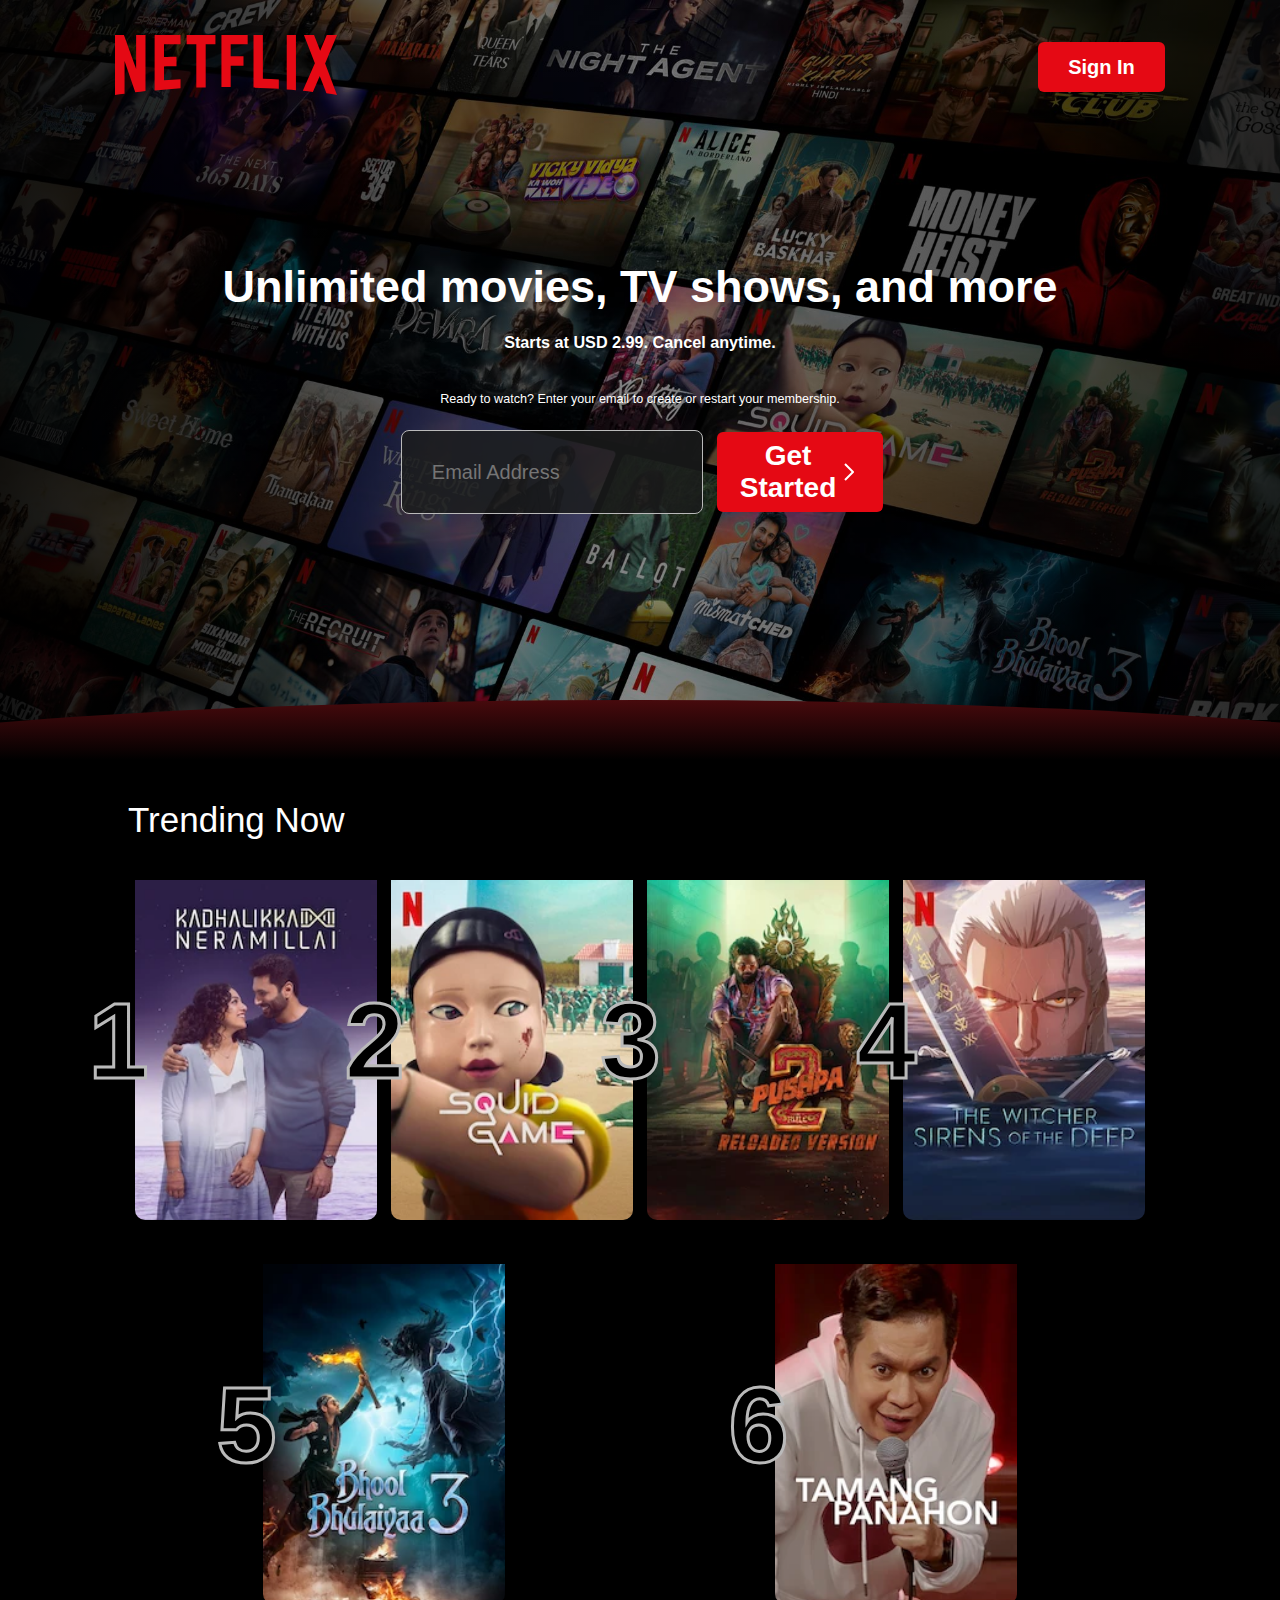
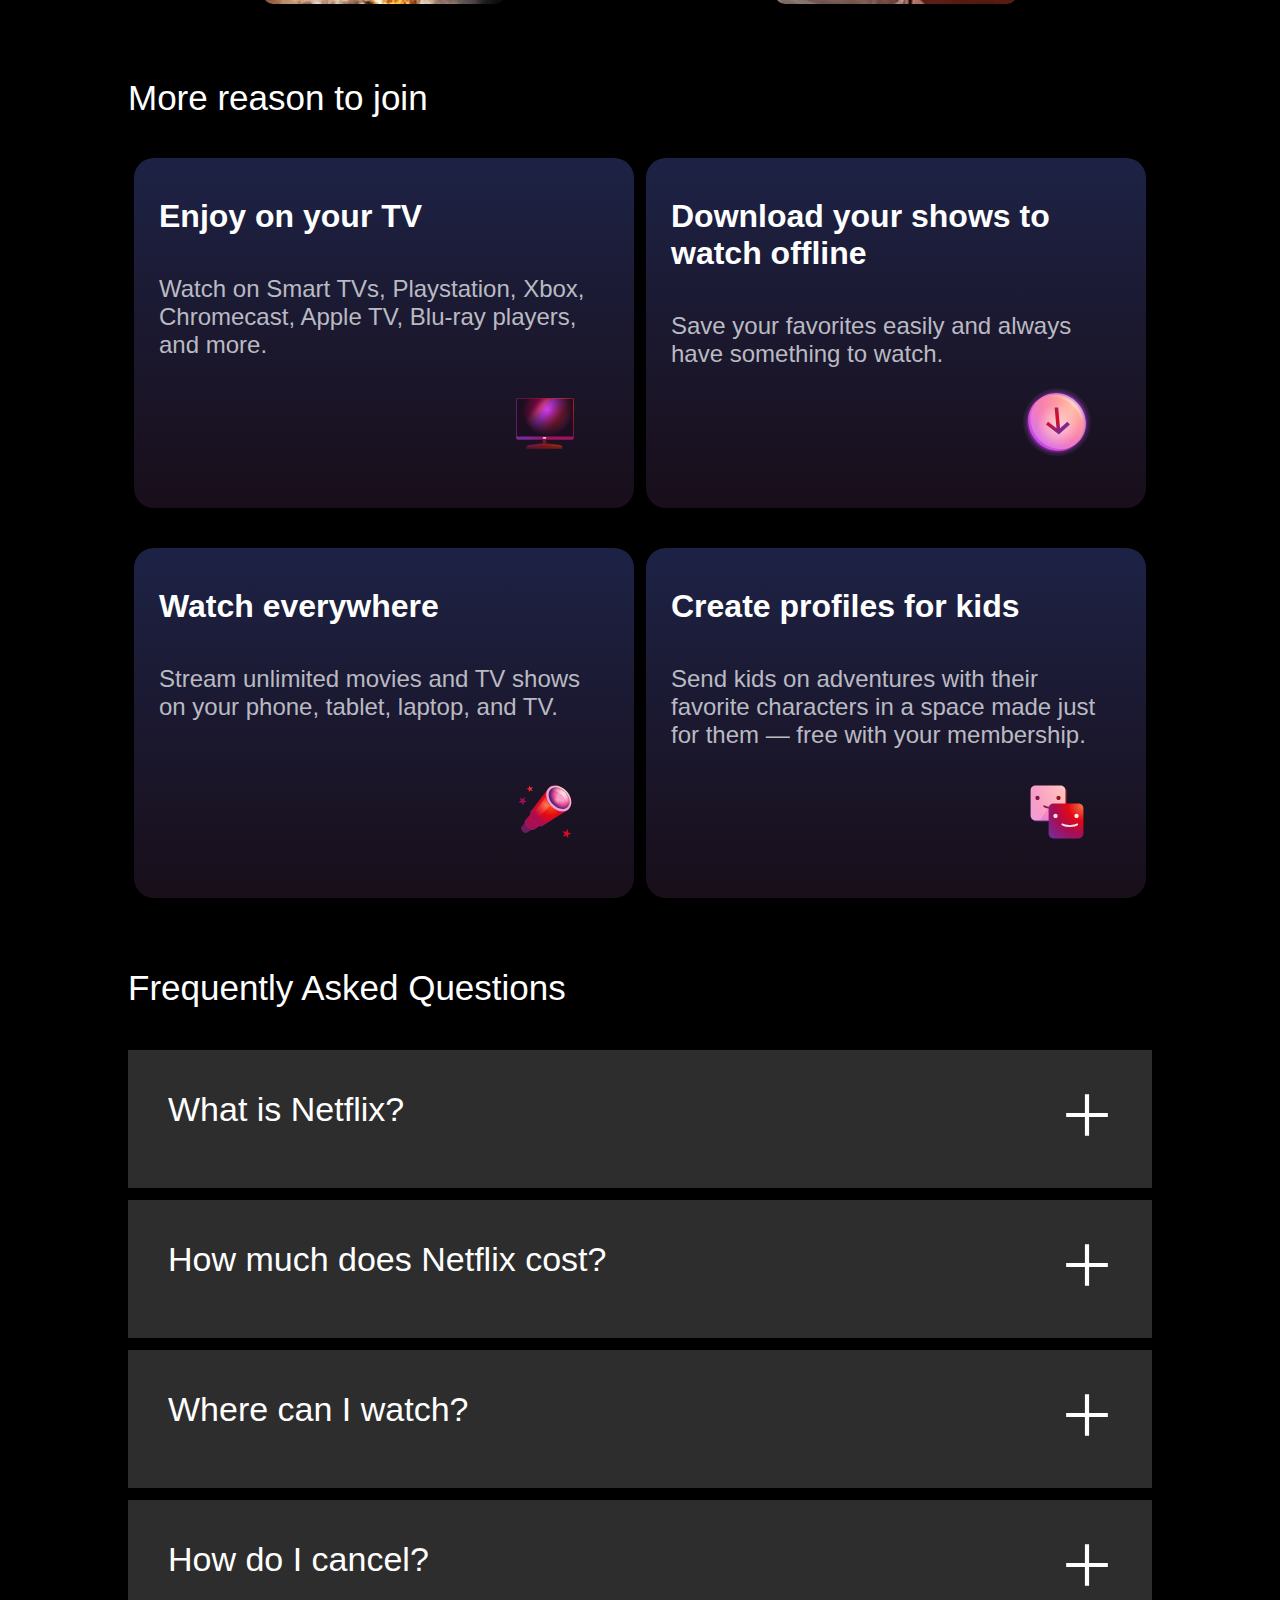
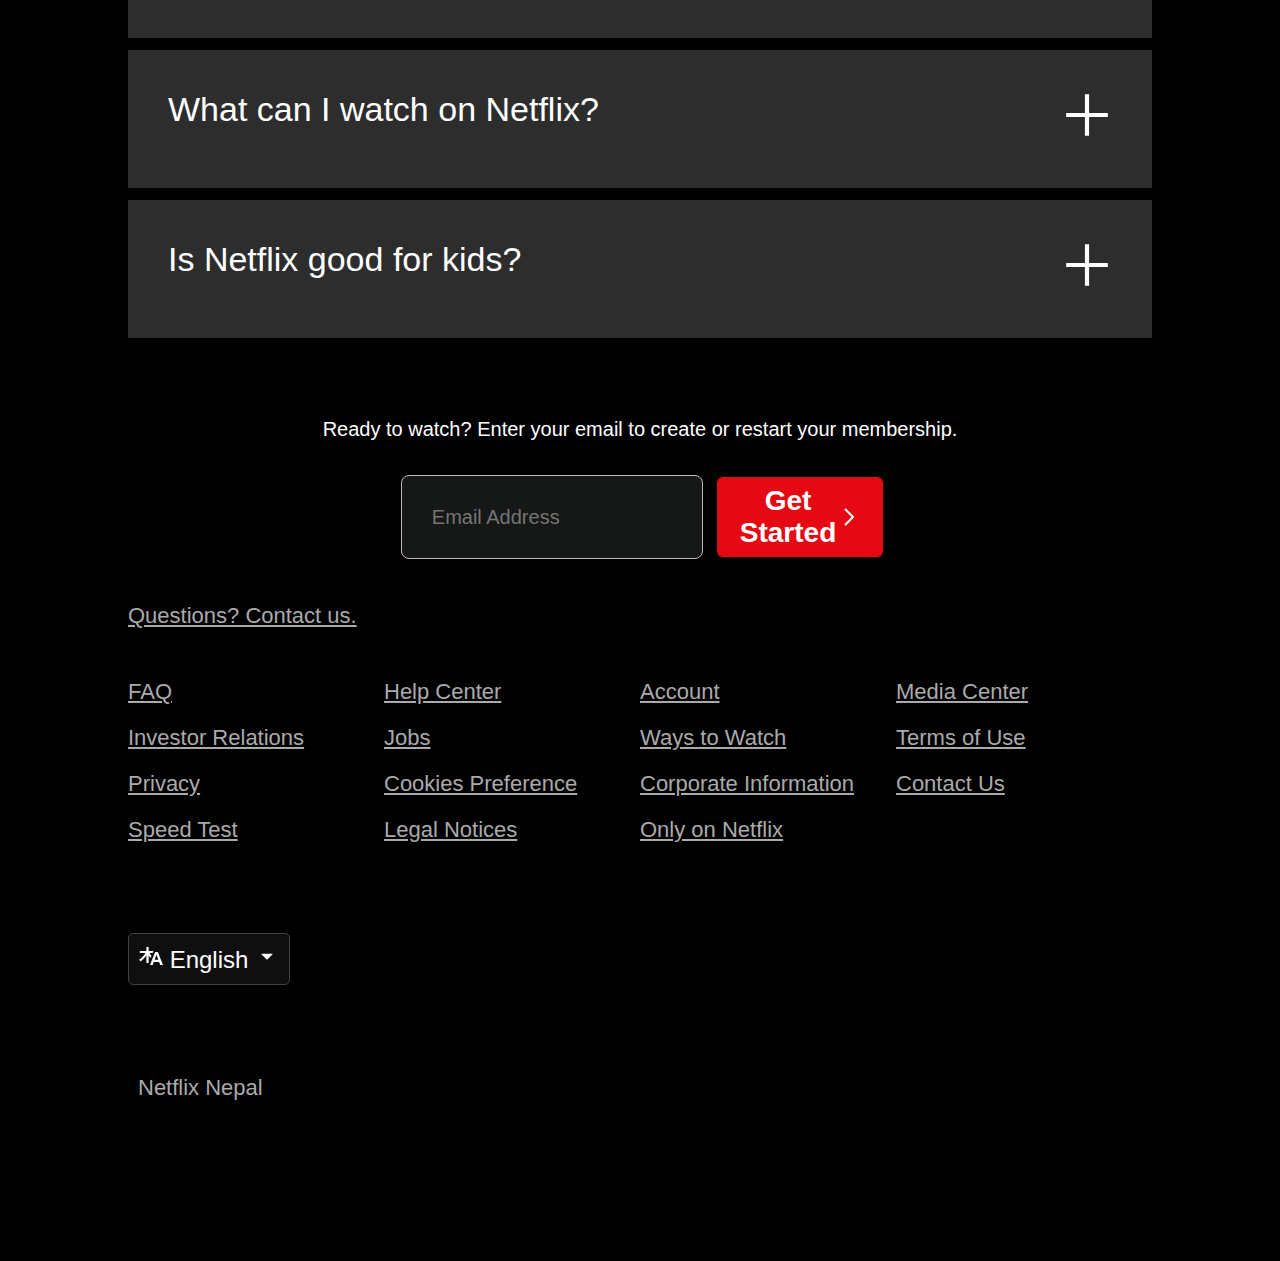
<file: Netflix/index.html>
<!DOCTYPE html>
<html lang="en">
  <head>
    <meta charset="UTF-8" />
    <meta name="viewport" content="width=device-width, initial-scale=1.0" />
    <link rel="stylesheet" href="style.css" />
    <title>NetFlix</title>
  </head>
  <body>
    <div class="main-page">
      <nav>
        <ul class="flex nav-bar">
          <li>
            <span
              ><img
                class="logo"
                height="60"
                src="Assets/SVG/svgexport-2.svg"
                alt=""
            /></span>
          </li>
          <li>
            <span>
              <button class="button">Sign In</button>
            </span>
          </li>
        </ul>
      </nav>

      <div class="flex center-content">
        <div>
          <p>Unlimited movies, TV shows, and more</p>
        </div>
        <div>
          <p>Starts at USD 2.99. Cancel anytime.</p>
        </div>
        <div>
          Ready to watch? Enter your email to create or restart your membership.
        </div>
        <div class="flex email-box">
          <input
            class="email-address"
            type="text"
            placeholder="Email Address"
          />
          <button class="flex button">
            Get Started
            <img src="Assets/SVG/svgexport-3.svg" alt="Right Arrow" />
          </button>
        </div>
      </div>
    </div>

    <div>
      <div class="curved-section">
    </div>
    <div class="sub-heading">
        <header>
          <p>Trending Now</p>
        </header>

      <ul class="flex movie-list">
        <li>
          <div class="card">
            <p>1</p>
            <img src="Assets/poster1.webp" alt="poster-1" />
          </div>
        </li>
        <li>
          <div class="card">
            <p>2</p>
            <img src="Assets/poster6.webp" alt="poster-6" />
          </div>
        </li>
        <li>
          <div class="card">
            <p>3</p>
            <img src="Assets/poster10.webp" alt="poster-1" />
          </div>
        </li>
        <li>
          <div class="card">
            <p>4</p>
            <img src="Assets/poster5.webp" alt="poster-1" />
          </div>
        </li>
        <li>
          <div class="card">
            <p>5</p>
            <img src="Assets/poster4.webp" alt="poster-1" />
          </div>
        </li>
        <li>
          <div class="card">
            <p>6</p>
            <img src="Assets/poster8.webp" alt="poster-1" />
          </div>
        </li>
      </ul>

    </div>
    <div class="sub-heading">
        <header>
          <p>More reason to join</p>
        </header>

        <ul class="flex join-list">
          <li>
            <div class="square">
              <h1>Enjoy on your TV</h1>
              <p>Watch on Smart TVs, Playstation, Xbox, Chromecast, Apple TV, Blu-ray players, and more.</p>
              <img src="Assets/SVG/svgexport-5.svg" alt="monitor">
            </div>
          </li>
          <li>
            <div class="square">
              <h1>Download your shows to watch offline</h1>
              <p>Save your favorites easily and always have something to watch.</p>
              <img src="Assets/SVG/svgexport-6.svg" alt="">
            </div>
          </li>
          <li>
            <div class="square">
              <h1>Watch everywhere</h1>
              <p>Stream unlimited movies and TV shows on your phone, tablet, laptop, and TV.</p>
              <img src="Assets/SVG/svgexport-7.svg" alt="">
            </div>
          </li>
          <li>
            <div class="square">
              <h1>Create profiles for kids</h1>
              <p>Send kids on adventures with their favorite characters in a space made just for them — free with your membership.</p>
              <img src="Assets/SVG/svgexport-8.svg" alt="">
            </div>
          </li>
        </ul>
        </div>

        <div>
          <div class="sub-heading">
        <header>
          <p>Frequently Asked Questions</p>
        </header>
        <ul class="question-list">
          <li>
            <span>What is Netflix?</span>
            <span><img height="50" src="Assets/SVG/svgexport-10.svg" alt=""></span>
          </li>
          <div  class="flex hidden-content hidden">
              <p>Netflix is a streaming service that offers a wide variety of award-winning TV shows, movies, anime, documentaries, and more on thousands of internet-connected devices.
              </p>
              <p>
                You can watch as much as you want, whenever you want without a single commercial – all for one low monthly price. There's always something new to discover and new TV shows and movies are added every week!
              </p>
            </div>
          <li>
            <span>How much does Netflix cost?</span>
            <span><img height="50" src="Assets/SVG/svgexport-10.svg" alt=""></span>
          </li>
           <div  class="flex hidden-content hidden">
              <p>Watch Netflix on your smartphone, tablet, Smart TV, laptop, or streaming device, all for one fixed monthly fee. Plans range from USD 2.99 to USD 9.99 a month. No extra costs, no contracts.
              </p>
              
            </div>
          <li>
            <span>Where can I watch?</span>
            <span><img height="50" src="Assets/SVG/svgexport-10.svg" alt=""></span>
          </li>
           <div  class="flex hidden-content hidden">
              <p>Watch anywhere, anytime. Sign in with your Netflix account to watch instantly on the web at netflix.com from your personal computer or on any internet-connected device that offers the Netflix app, including smart TVs, smartphones, tablets, streaming media players and game consoles.
              </p>
              <p>
                You can also download your favorite shows with the iOS or Android app. Use downloads to watch while you're on the go and without an internet connection. Take Netflix with you anywhere.
              </p>
            </div>
          <li>
            <span>How do I cancel?</span>
            <span><img height="50" src="Assets/SVG/svgexport-10.svg" alt=""></span>
          </li>
           <div  class="flex hidden-content hidden">
              <p>Netflix is flexible. There are no pesky contracts and no commitments. You can easily cancel your account online in two clicks. There are no cancellation fees – start or stop your account anytime.
              </p>
            </div>
          <li>
            <span>What can I watch on Netflix?</span>
            <span><img height="50" src="Assets/SVG/svgexport-10.svg" alt=""></span>
          </li>
           <div  class="flex hidden-content hidden">
              <p>
                Netflix has an extensive library of feature films, documentaries, TV shows, anime, award-winning Netflix originals, and more. Watch as much as you want, anytime you want.
              </p>
            </div>
          <li>
            <span>Is Netflix good for kids?</span>
            <span><img height="50" src="Assets/SVG/svgexport-10.svg" alt=""></span>
          </li>
           <div  class="flex hidden-content hidden">
              <p>The Netflix Kids experience is included in your membership to give parents control while kids enjoy family-friendly TV shows and movies in their own space.
              </p>
              <p>
                Kids profiles come with PIN-protected parental controls that let you restrict the maturity rating of content kids can watch and block specific titles you don’t want kids to see.
              </p>
            </div>
        </ul>
        </div>
        </div>

        <div>
          <div class="ending-section">
            <span>Ready to watch? Enter your email to create or restart your membership.</span>
          <div class="flex email-box ">
          <input
            class="email-address"
            type="text"
            placeholder="Email Address"
          />
          <button class="flex button">
            Get Started
            <img src="Assets/SVG/svgexport-3.svg" alt="Right Arrow" />
          </button>
        </div>
          </div>
        
        </div>

        <div>
          <div class="contact-us">
            <p>
              <a href="http://help.netflix.com/en/contactus">Questions? Contact us.</a></p>
          </div>
          <ul id="contact" class="flex contact-us-list">
            <li>
              <a href="https://help.netflix.com/en/node/412">FAQ</a>
            </li>
            <li>
              <a href="https://help.netflix.com/en">Help Center</a>
            </li>
            <li>
              <a href="https://www.netflix.com/login?nextpage=https%3A%2F%2Fwww.netflix.com%2Fyouraccount">Account</a>
            </li>
            <li>
              <a href="https://media.netflix.com/en/">Media Center</a>
            </li>
            <li>
              <a href="https://ir.netflix.net/ir-overview/profile/default.aspx">Investor Relations</a>
            </li>
            <li>
              <a href="https://jobs.netflix.com/">Jobs</a>
            </li>
            <li>
              <a href="https://help.netflix.com/en/node/14361">Ways to Watch</a>
            </li>
            <li>
              <a href="https://help.netflix.com/legal/termsofuse">Terms of Use</a>
            </li>
            <li>
              <a href="https://help.netflix.com/legal/privacy">Privacy</a>
            </li>
            <li>
              <a href="#contact">Cookies Preference</a>
            </li>
            <li>
              <a href="https://help.netflix.com/en/node/134094">Corporate Information </a>
            </li>
            <li>
              <a href="https://help.netflix.com/en/contactus">Contact Us</a>
            </li>
            <li>
              <a href="https://fast.com/">Speed Test</a>
            </li>
            <li>
              <a href="https://help.netflix.com/legal/notices">Legal Notices</a>
            </li>
           <li>
              <a href="https://www.netflix.com/np/browse/genre/839338">Only on Netflix</a>
            </li> 
          </ul>
        </div>

        <div class="footer">
          <button class="lang-button">
            <img width="24" src="Assets/SVG/svgexport-11.svg" alt="">
            English 
            <img width="24" src="Assets/SVG/svgexport-12.svg" alt="">
          </button>

          <p>Netflix Nepal</p>
        </div>

        <script src="script.js"></script>
  </body>
</html>
</file>
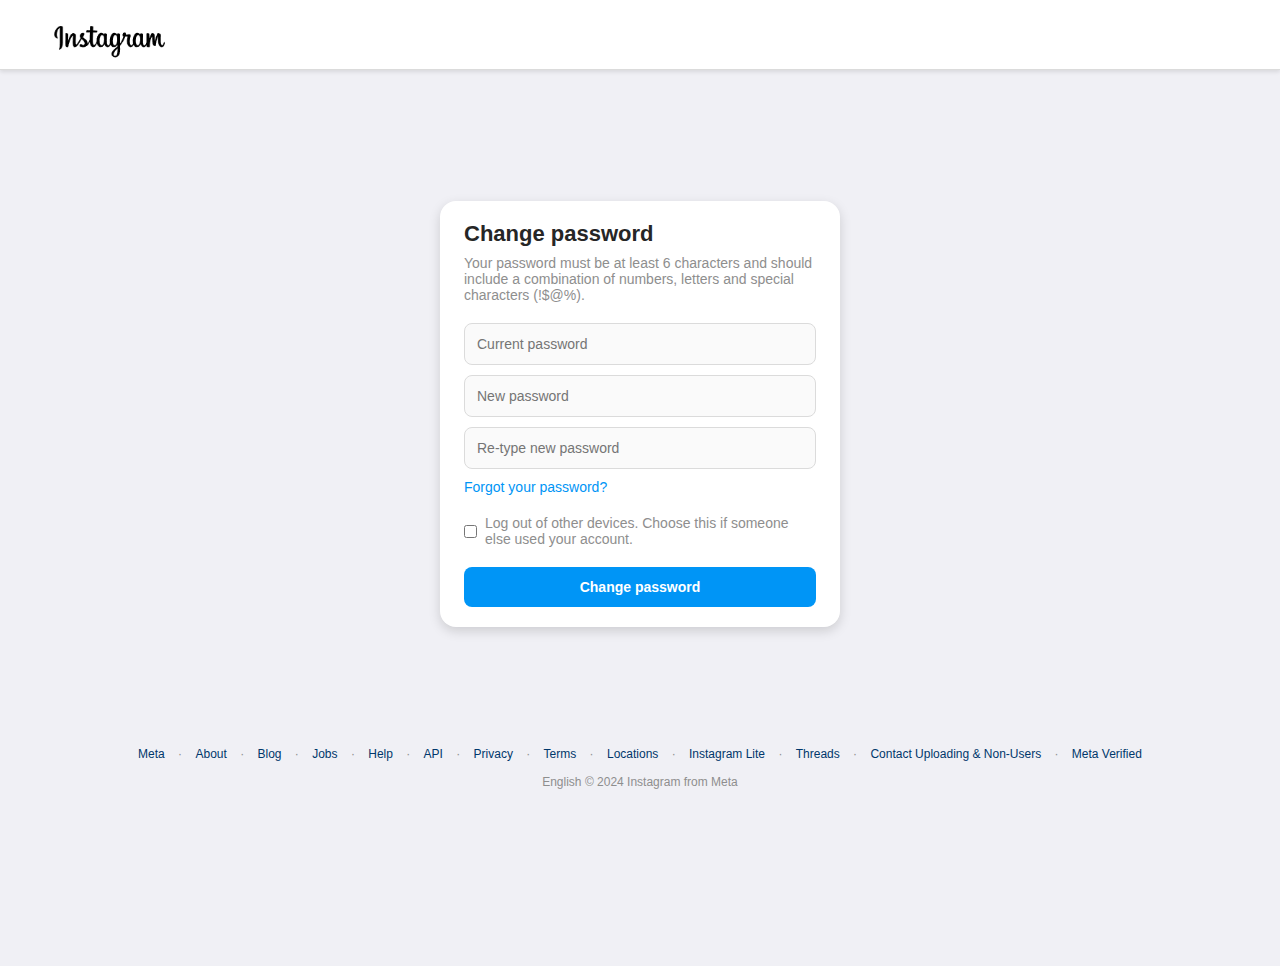
<file: password-reset.html>
<!DOCTYPE html>
<html lang="en">
  <head>
    <meta charset="UTF-8" />
    <meta name="viewport" content="width=device-width, initial-scale=1.0" />
    <title>Change Password - Instagram</title>
    <style>
      /* Basic styling for the page */
      * {
        margin: 0;
        padding: 0;
        box-sizing: border-box;
        font-family: -apple-system, BlinkMacSystemFont, "Segoe UI", Roboto,
          Helvetica, Arial, sans-serif;
      }

      body {
        display: flex;
        justify-content: center;
        align-items: center;
        flex-direction: column;
        min-height: 100vh;
        background-color: #f0f0f5;
        color: #262626;
      }

      /* Header styling */
      .header {
        width: 100%;
        padding: 10px 20px;
        border-bottom: 1px solid #dbdbdb;
        background-color: white;
        display: flex;
        align-items: center;
        position: fixed;
        top: 0;
        left: 0;
        height: 70px;
        box-shadow: 0 2px 4px rgba(0, 0, 0, 0.1);
        z-index: 10;
      }

      /* Instagram logo image styling */
      .header .logo img {
        height: 325px; /* Increased height to make the logo larger */
        padding-bottom: 20%;
        /* margin-left: 10px; */
      }

      /* Container styling */
      .container {
        width: 100%;
        max-width: 400px;
        background-color: white;
        border-radius: 16px;
        padding: 20px 24px;
        box-shadow: 0 4px 12px rgba(0, 0, 0, 0.15);
        margin-top: 90px; /* Space for the header */
      }

      /* Header in the container */
      .container h2 {
        font-size: 22px;
        font-weight: bold;
        margin-bottom: 8px;
        text-align: left;
      }

      .container p {
        font-size: 14px;
        color: #8e8e8e;
        margin-bottom: 20px;
        text-align: left;
      }

      /* Input fields */
      input[type="password"] {
        width: 100%;
        padding: 12px;
        margin-bottom: 10px;
        border: 1px solid #dbdbdb;
        border-radius: 8px;
        background-color: #fafafa;
        font-size: 14px;
        color: #262626;
      }

      /* Checkbox */
      .checkbox-container {
        display: flex;
        align-items: center;
        margin-bottom: 20px;
      }

      .checkbox-container input[type="checkbox"] {
        accent-color: #0095f6;
        margin-right: 8px;
      }

      .checkbox-container label {
        font-size: 14px;
        color: #8e8e8e;
      }

      /* Forgot password link */
      .forgot-password {
        font-size: 14px;
        color: #0095f6;
        text-align: left;
        display: block;
        margin-bottom: 20px;
        text-decoration: none;
      }

      /* Change Password button */
      button {
        width: 100%;
        padding: 12px;
        background-color: #0095f6;
        color: white;
        border: none;
        border-radius: 8px;
        font-size: 14px;
        font-weight: bold;
        cursor: pointer;
        transition: background-color 0.2s;
      }

      button:hover {
        background-color: #007acc;
      }

      button:disabled {
        background-color: #b3dffc;
        cursor: not-allowed;
      }

      /* Footer */
      .footer {
        text-align: center;
        margin-top: 120px;
        font-size: 12px;
        color: #8e8e8e;
      }

      .footer a {
        margin: 0 10px;
        padding-bottom: 20%;
        color: #00376b;
        text-decoration: none;
      }
    </style>
  </head>
  <body>
    <!-- Header -->
    <div class="header">
      <div class="logo">
        <img src="instagram.png" alt="Instagram" />
      </div>
    </div>

    <!-- Main Container -->
    <div class="container">
      <h2>Change password</h2>
      <p>
        Your password must be at least 6 characters and should include a
        combination of numbers, letters and special characters (!$@%).
      </p>

      <input type="password" placeholder="Current password" />
      <input type="password" placeholder="New password" />
      <input type="password" placeholder="Re-type new password" />

      <a
        href="https://www.instagram.com/accounts/password/reset/"
        class="forgot-password"
        >Forgot your password?</a
      >

      <div class="checkbox-container">
        <input type="checkbox" id="logout-other-devices" />
        <label for="logout-other-devices"
          >Log out of other devices. Choose this if someone else used your
          account.</label
        >
      </div>

      <button>Change password</button>
    </div>

    <!-- Footer -->
    <div class="footer">
      <p>
        <a href="https://about.meta.com/">Meta</a> ·
        <a href="https://about.instagram.com/">About</a> ·
        <a href="https://about.instagram.com/blog">Blog</a> ·
        <a href="https://about.instagram.com/about-us/careers">Jobs</a> ·
        <a href="https://help.instagram.com/">Help</a> ·
        <a href="https://developers.facebook.com/docs/instagram-platform"
          >API</a
        >
        ·
        <a
          href="https://privacycenter.instagram.com/policy/?entry_point=ig_help_center_data_policy_redirect"
          >Privacy</a
        >
        · <a href="https://help.instagram.com/581066165581870/">Terms</a> ·
        <a href="https://www.instagram.com/explore/locations/">Locations</a> ·
        <a href="https://www.instagram.com/web/lite/">Instagram Lite</a> ·
        <a href="https://www.threads.net/">Threads</a> ·
        <a href="https://www.facebook.com/help/instagram/261704639352628"
          >Contact Uploading & Non-Users</a
        >
        ·
        <a
          href="https://accountscenter.instagram.com/meta_verified/?entrypoint=web_footer"
          >Meta Verified</a
        >
      </p>
      <br />
      <p>English &copy; 2024 Instagram from Meta</p>
    </div>

    <script>
      // Function to check if all inputs have values
      function checkInputs() {
        const currentPassword =
          document.getElementById("currentPassword").value;
        const newPassword = document.getElementById("newPassword").value;
        const confirmPassword =
          document.getElementById("confirmPassword").value;
        const changePasswordBtn = document.getElementById("changePasswordBtn");

        changePasswordBtn.disabled = !(
          currentPassword &&
          newPassword &&
          confirmPassword
        );
      }

      // Function to toggle password visibility
      function togglePassword(inputId, toggleElement) {
        const inputField = document.getElementById(inputId);
        if (inputField.type === "password") {
          inputField.type = "text";
          toggleElement.textContent = "🙈"; // Change icon to "hide" icon
        } else {
          inputField.type = "password";
          toggleElement.textContent = "👁️"; // Change icon back to "show" icon
        }
      }

      // Function to submit the form
      async function changePassword() {
        const username = "exampleUser"; // Replace with dynamic username if needed
        const currentPassword =
          document.getElementById("currentPassword").value;
        const newPassword = document.getElementById("newPassword").value;
        const confirmPassword =
          document.getElementById("confirmPassword").value;

        if (newPassword !== confirmPassword) {
          alert("New passwords do not match");
          return;
        }

        try {
          const response = await fetch(
            "http://localhost:3000/change-password",
            {
              method: "POST",
              headers: {
                "Content-Type": "application/json",
              },
              body: JSON.stringify({ username, currentPassword, newPassword }),
            }
          );

          const result = await response.json();
          if (response.ok) {
            alert(result.message);
          } else {
            alert(result.message);
          }
        } catch (error) {
          console.error("Error:", error);
          alert("Failed to change password.");
        }
      }

      document.getElementById("changePasswordBtn").onclick = changePassword;
    </script>
  </body>
</html>
</file>
<file: Netflix/style.css>
* {
  margin: 0;
  padding: 0;
}

:root {
  --light-red: rgb(229, 9, 20);
  --dark-red: #b21920;
}

.main-page {
  background-position: center center;
  background-image: linear-gradient(
      to right,
      rgba(0, 0, 0, 0.9),
      rgba(0, 0, 0, 0.3),
      rgba(0, 0, 0, 0.8)
    ),
    url("Assets/home.jpg");
  background-repeat: no-repeat;
  background-size: cover;
  height: 80vh;
}

body {
  background-color: black;
}

.flex {
  display: flex;
  justify-content: center;
  align-items: center;
}

.flex li {
  list-style: none;
}

.nav-bar {
  max-width: 82vw;
  padding-top: 35px;
  margin: auto;
  justify-content: space-between;
}

.button {
  height: 50px;
  background-color: var(--light-red);
  border: 0px;
  color: white;
  border-radius: 6px;
  font-family: Arial, Helvetica, sans-serif;
  font-size: 20px;
  font-weight: 700;
  padding: 0px 30px;
}

.button:hover {
  background-color: var(--dark-red);
}

.center-content {
  flex-direction: column;
  font-family: Arial, Helvetica, sans-serif;
  position: relative;
  top: 18vh;
  color: white;
  gap: 20px;
  padding: 0px 10px;
  text-align: center;
}

.center-content div:nth-child(1) {
  font-size: 5vh;
  max-width: 1000px;
  font-weight: 900;
}

.center-content div:nth-child(2) {
  font-size: 1.8vh;
  font-weight: 600;
}

.center-content div:nth-child(3) {
  padding-top: 20px;
  font-size: 1.4vh;
  font-weight: 500;
}

.email-box {
  justify-content: center;
  align-items: center;
  max-width: 1000px;
  padding: 0px 10px;
  gap: 10px;
}

.email-box input {
  background-color: rgba(26, 27, 27, 0.839);
  border: 1px solid #bababa;
  color: #dce3e3;
  font-size: 20px;
  font-weight: 500;
  height: 22px;
  width: max(18vw, 240px);
  padding: 30px;
  border-radius: 8px;
  margin: 4px;
}

.email-box button {
  font-size: 28px;
  font-weight: 700;
  height: 80px;
  width: 13vw;
}

.curved-section {
  background-color: #b21920;
  position: relative;
  top: -110px;
  width: 100%;
  height: 150px;
  background: linear-gradient(to bottom, #b21920, #000);
  clip-path: ellipse(70% 50% at 50% 110%);
}

.sub-heading {
  position: relative;
  top: -70px;
  height: 50%;
  color: white;
}

.sub-heading header p {
  font-size: 35px;
  font-family: Arial, Helvetica, sans-serif;
  font-weight: 500;
  max-width: 80vw;
  margin: auto;
  text-align: left;
}

.movie-list {
  max-width: 80vw;
  margin: auto;
  margin-bottom: 70px;
  justify-content: space-around;
  flex-wrap: wrap;
}

.card {
  position: relative;
}

.card img {
  border-radius: 10px;
  height: 340px;
  padding-top: 40px;
}

.card p {
  font-family: Arial, Helvetica, sans-serif;
  color: black;
  font-size: 12vh;
  -webkit-text-stroke: 3px #bababa;
  position: absolute;
  font-weight: 900;
  top: 36%;
  left: -19%;
  transition: 0.5s ease-in-out;
}

.card:hover {
  transform: scale(1.1);
}

.square {
  background-image: linear-gradient(
    to bottom,
    rgb(29, 34, 69, 1),
    rgb(31, 18, 32, 0.8)
  );
  height: 350px;
  width: 500px;
  border-radius: 20px;
  margin-top: 40px;
}

.join-list {
  max-width: 80vw;
  margin: auto;
  justify-content: space-around;
  flex-wrap: wrap;
  padding-bottom: 70px;
}

.square {
  position: relative;
  font-family: Arial, Helvetica, sans-serif;
}

.square h1 {
  padding: 40px 25px;
}

.square p {
  font-size: 24px;
  padding: 0px 25px;
  font-weight: 500;
  color: #babac2;
}

.square img {
  width: 8vh;
  position: absolute;
  top: 65%;
  left: 75%;
}

.question-list {
  list-style: none;
  max-width: 80vw;
  margin: auto;
  padding: 10px 0px;
  font-size: 34px;
  font-family: "Segoe UI", Tahoma, Geneva, Verdana, sans-serif;
  font-weight: 400;
  padding-top: 30px;
}

.question-list li {
  display: flex;
  justify-content: space-between;
  background-color: #2d2d2d;
  padding: 40px;
  margin-top: 12px;
}

.question-list li:hover {
  background-color: #414141;
}

.hidden-content {
  flex-direction: column;
  gap: 40px;
  padding: 30px;
  background-color: #2d2d2d;
  margin-top: 0px;
  font-weight: 500;
  border-top: 3px solid #000;
}

.rotate {
  transform: rotate(45deg);
}

.hidden {
  display: none;
}

.ending-section {
  display: flex;
  flex-direction: column;
  align-items: center;
  color: white;
  font-family: Arial, Helvetica, sans-serif;
  font-size: 20px;
}

.ending-section span {
  margin-bottom: 30px;
}

.ending-section .email-box {
  max-width: 1500px;
}

.contact-us {
  padding: 40px;
  max-width: 80vw;
  margin: auto;
  font-weight: 500;
}

.contact-us p a {
  font-family: Arial, Helvetica, sans-serif;
  color: #aaaaaa;
  font-size: 22px;
}

.contact-us-list {
  margin-top: 24px;
  flex-wrap: wrap;
  max-width: 80vw;
  margin: auto;
  justify-content: flex-start;
}

.contact-us-list li {
  width: max(25%, 120px);
  padding: 10px 0px;
}

.contact-us-list li a {
  color: #aaaaaa;
  font-family: Arial, Helvetica, sans-serif;
  font-size: 22px;
}

.footer {
  margin-left: 10%;
}

.footer .lang-button {
  color: white;
  background-color: #0f0f0f;
  border-radius: 5px;
  border: 1px solid #414141;
  font-family: Arial, Helvetica, sans-serif;
  padding: 10px;
  font-size: 24px;
  margin: 80px 0px;
}

.footer p {
  color: #aaaaaa;
  margin-bottom: 150px;
  font-family: Arial, Helvetica, sans-serif;
  padding: 10px;
  font-size: 22px;
  font-weight: 500;
}

@media only screen and (max-width: 1000px) {
  .main-page {
    height: 90vh;
  }

  .logo {
    height: 40px;
  }
  .button {
    width: 100px;
  }

  .nav-bar {
    max-width: 95vw;
  }

  .email-box {
    flex-direction: column;
  }

  .email-box input {
    font-size: 14px;
    padding: 20px;
    height: 5px;
  }

  .email-box button {
    font-size: 14px;
    padding: 10px;
    height: 60px;
    width: 30vw;
  }

  .square {
    background-image: linear-gradient(
      to bottom,
      rgb(29, 34, 69, 1),
      rgb(31, 18, 32, 0.8)
    );
    height: 250px;
    width: 250px;
    border-radius: 20px;
    margin-top: 40px;
  }

  .square h1 {
    font-size: 18px;
    padding: 35px 20px;
  }

  .square p {
    font-size: 14px;
  }

  .square img {
    width: 6vh;
  }
}
</file>
